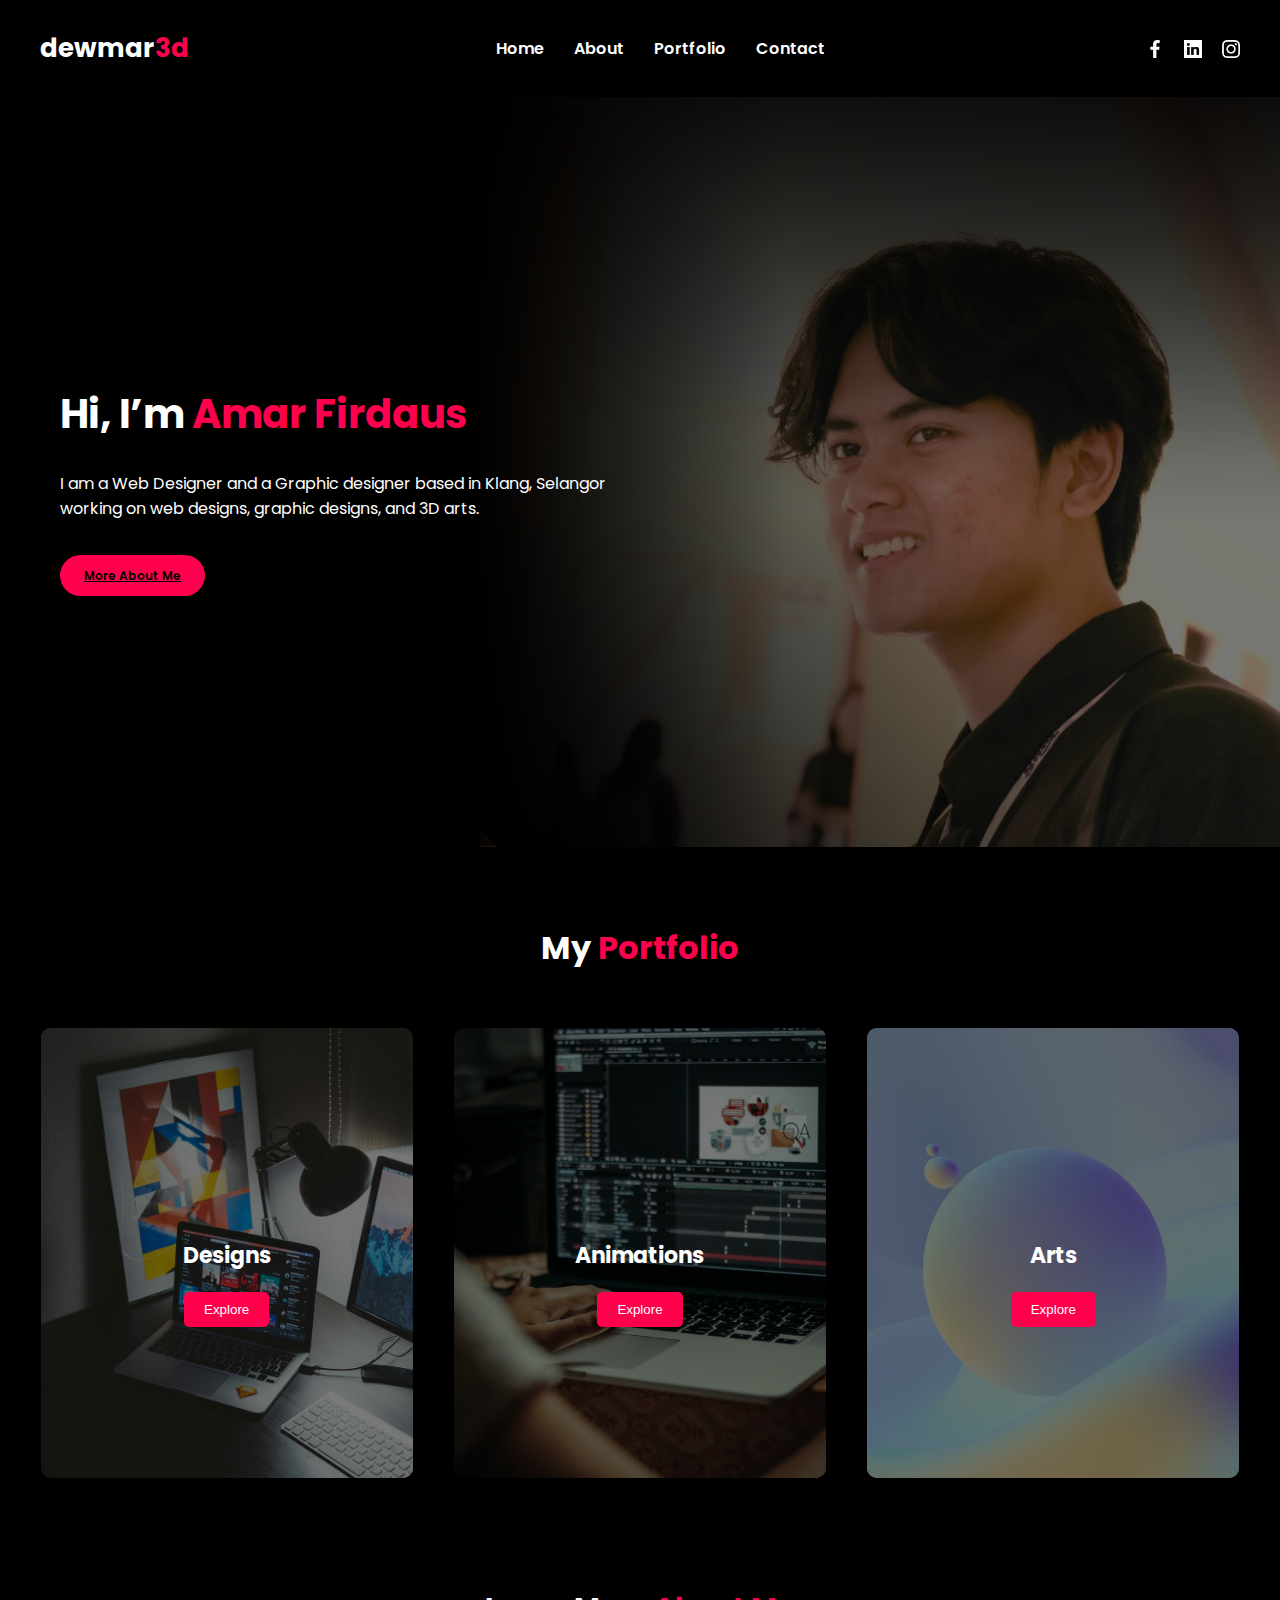
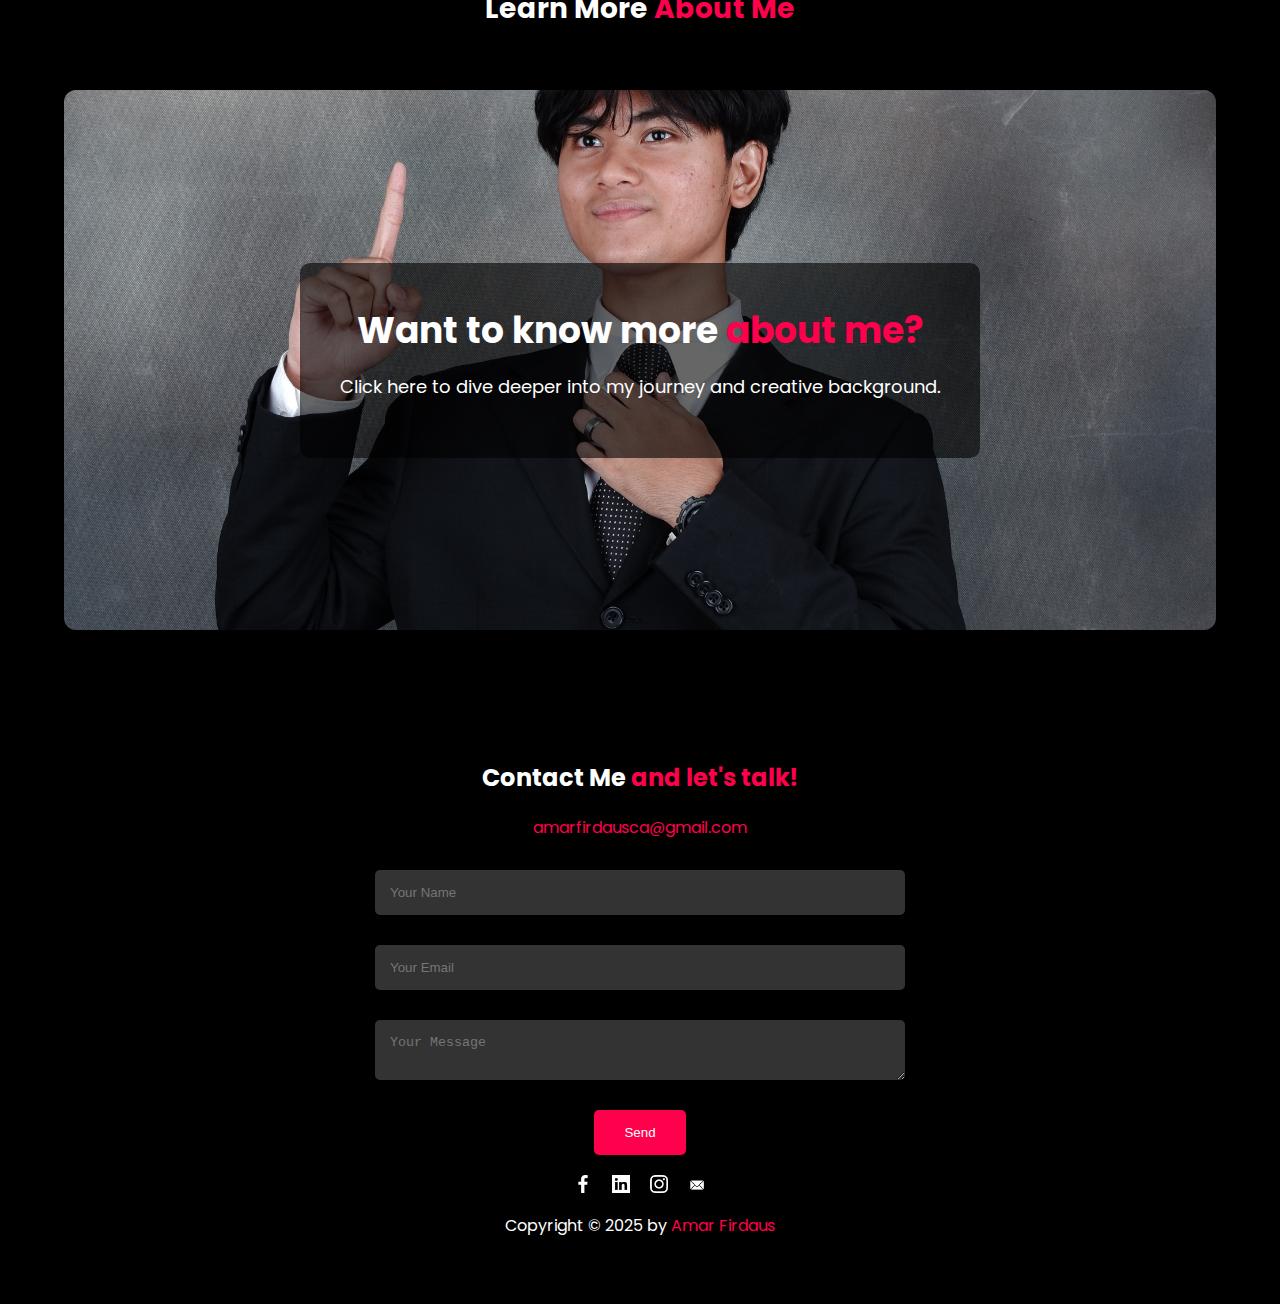
<file: index.html>
<!DOCTYPE html>
<html lang="en">
<head>
    <meta charset="UTF-8">
    <meta name="viewport" content="width=device-width, initial-scale=1.0">
    <title>Dewmar3D - Amar Firdaus</title>
    <link rel="stylesheet" href="css/styles.css">
    <link rel="stylesheet" href="css/transitions.css">
    <link href="https://fonts.googleapis.com/css2?family=Poppins:wght@400;600;700&display=swap" rel="stylesheet">
	
	<style>
  html {
    scroll-behavior: smooth;
  }
</style>

</head>

<body class="page-transition">
    <header>
        <nav>
            <a href="index.html" class="logo">dewmar<span>3d</span></a>
            <ul class="nav-links">
                <li><a href="index.html">Home</a></li>
                <li><a href="ABOUT.html">About</a></li>
                <li><a href="#about-cards">Portfolio</a></li>
                <li><a href="#contact-form">Contact</a></li>
            </ul>
            <div class="social-icons">
                <a href="https://www.facebook.com/amar.firdaus.566" target="_blank"><img src="gambar/facebook-app-symbol.png" alt="Facebook"></a>
                <a href="https://www.linkedin.com/in/amarfirdaus" target="_blank"><img src="gambar/121509.png" alt="LinkedIn"></a>
                <a href="https://www.instagram.com/dewmar3d/" target="_blank"><img src="gambar/instagram (3).png" alt="Instagram"></a>
            </div>
        </nav>
    </header>
    <main>
        <section class="hero">
            <div class="hero-text">
    <h1>Hi, I’m <span>Amar Firdaus</span></h1>
    <p>I am a Web Designer and a Graphic designer based in Klang, Selangor working on web designs, graphic designs, and 3D arts.</p>
				<div class="buttons">
    <a href="ABOUT.html" class="btn primary">More About Me</a>
	
</div>

</div>
				


        </section>
		
			<section class="about">
			<div id="about-cards"></div>
            <h2>My <span> Portfolio </span></h2>
            <div class="about-cards">
                <div class="card" onclick="location.href='DESIGNS.html'">
                    <img src="gambar/designs (1) (1).jpg" alt="About">
                    <div class="card-content">
                        <h3>Designs</h3>
                        <button>Explore</button>
                    </div>
                </div>
                <div class="card" onclick="location.href='ANIMATIONS.html'">
                    <img src="gambar/animations.jpg" alt="Portfolio">
                    <div class="card-content">
                        <h3>Animations</h3>
                        <button>Explore</button>
                    </div>
                </div>
                <div class="card" onclick="location.href='ARTS.html'">
   					 <img src="gambar/art.jpg" alt="Skills">
    				<div class="card-content">
        				<h3>Arts</h3>
        				<button>Explore</button>
    			</div>
				</div>
            </div>
        </section>
		<div class="section-divider">
    <h2>Learn More <span>About Me</span></h2>
</div>

		<section class="about-banner" onclick="location.href='ABOUT.html'">
  <div class="about-banner-overlay">
    <h2>Want to know more <span>about me?</span></h2>
    <p>Click here to dive deeper into my journey and creative background.</p>
  </div>
</section>

    </main>
    <footer>
        <h2>Contact Me <span>and let's talk!</span></h2>
        <div class="contact-info">
            <p><a href="mailto:amarfirdausca@gmail.com">amarfirdausca@gmail.com</a></p>
        </div>
        <form id="contact-form" action="https://formspree.io/f/mwpowbjj" method="POST">
  <input type="text" name="name" placeholder="Your Name" required>
  <input type="email" name="email" placeholder="Your Email" required>
  <textarea name="message" placeholder="Your Message" required></textarea>
  <button type="submit">Send</button>
</form>

        <div class="footer-social-icons">
            <a href="https://www.facebook.com/amar.firdaus.566" target="_blank"><img src="gambar/facebook-app-symbol.png" alt="Facebook"></a>
            <a href="https://www.linkedin.com/in/amarfirdaus" target="_blank"><img src="gambar/121509.png" alt="LinkedIn"></a>
            <a href="https://www.instagram.com/dewmar3d/" target="_blank"><img src="gambar/instagram (3).png" alt="Instagram"></a>
            <a href="mailto:amarfirdausca@gmail.com"><img src="gambar/email-confirmation-app-icon-email-icon-free-png.png" alt="Email"></a>
        </div>
        <p>Copyright © 2025 by <span>Amar Firdaus</span></p>
    </footer>
    <script src="js/transitions.js"></script>
    <script src="js/script.js"></script>
	
	<button id="backToTop" title="Back to Top">↑</button>

</body>
</html>
</file>
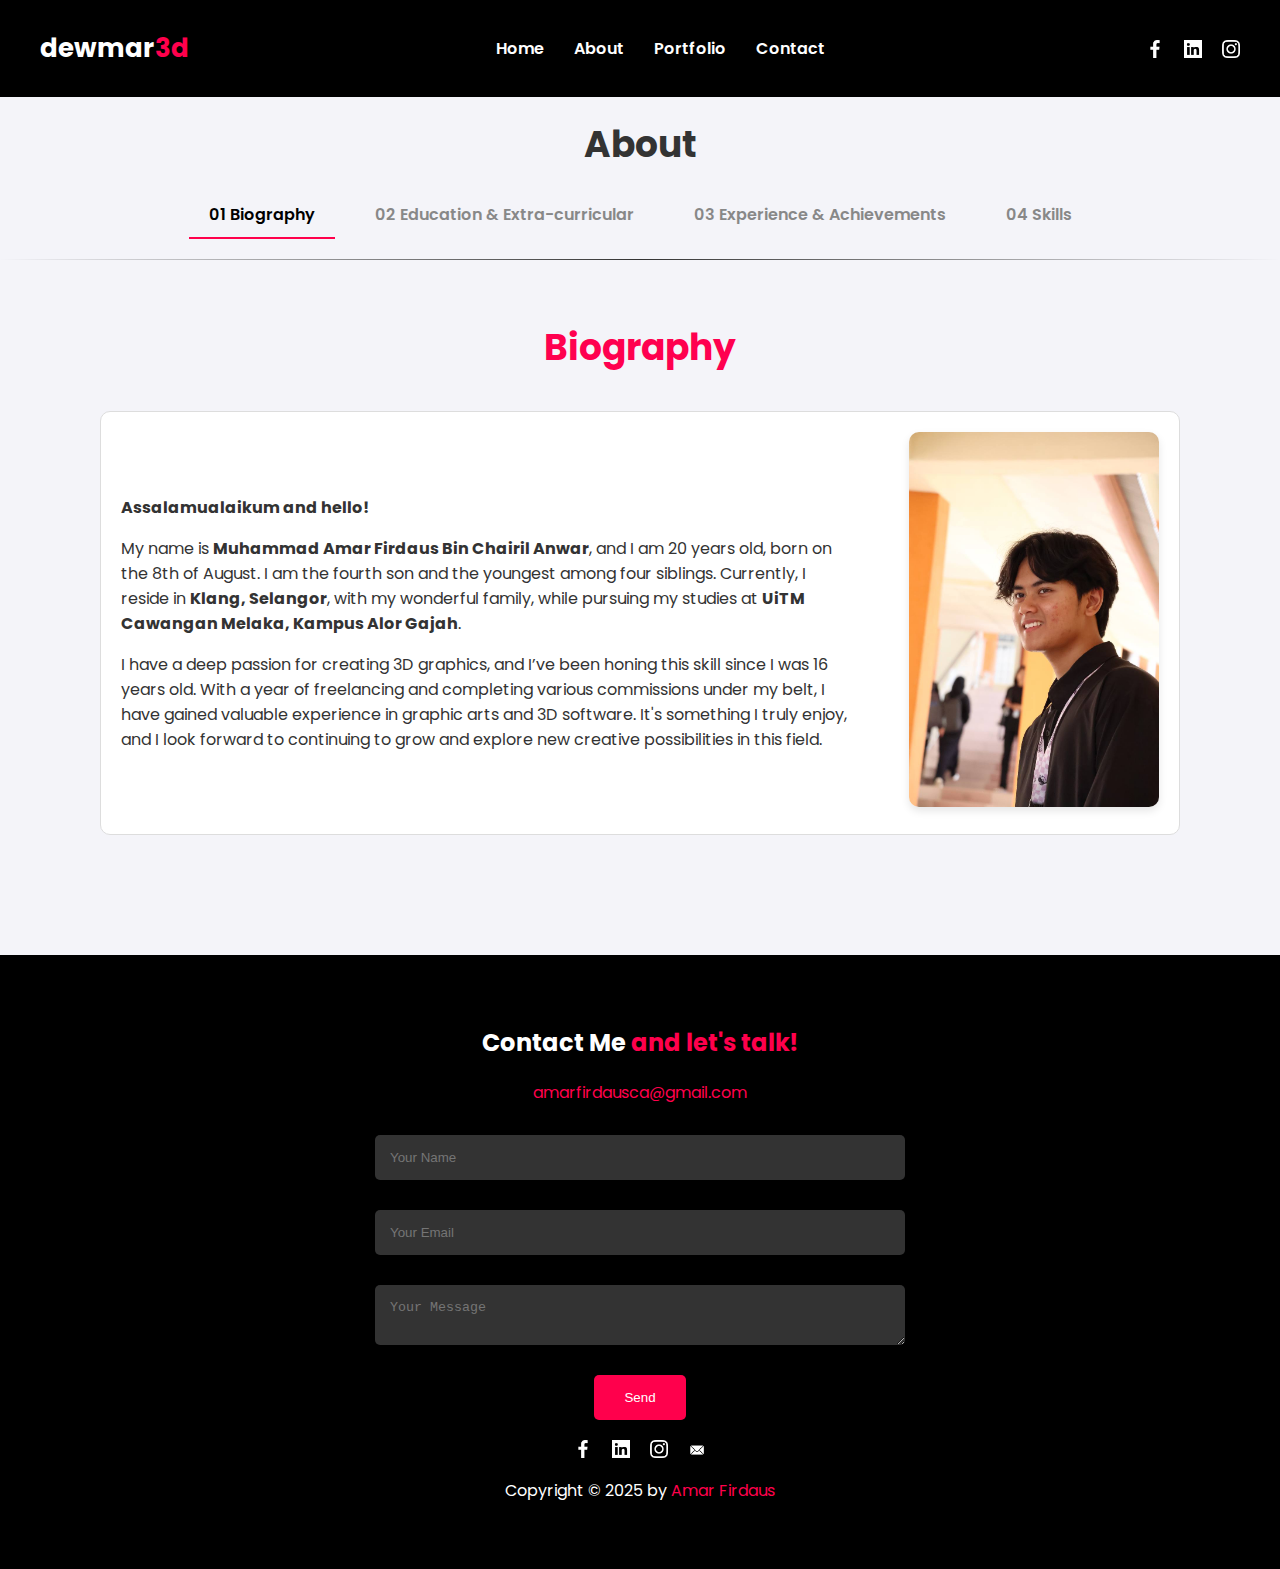
<file: ABOUT.html>
<!DOCTYPE html>
<html lang="en">
<head>
    <meta charset="UTF-8">
    <meta name="viewport" content="width=device-width, initial-scale=1.0">
    <title>Dewmar3D - Amar Firdaus</title>
    <link rel="stylesheet" href="css/about.css">
	<link rel="stylesheet" href="css/transitions.css">
    <link href="https://fonts.googleapis.com/css2?family=Poppins:wght@400;600;700&display=swap" rel="stylesheet">
</head>
<body class="page-transition">
    <header>
        <nav>
            <a href="index.html" class="logo">dewmar<span>3d</span></a>
            <ul class="nav-links">
                <li><a href="index.html">Home</a></li>
                <li><a href="ABOUT.html">About</a></li>
                <li><a href="index.html#about-cards">Portfolio</a></li>
                <li><a href="#contact-form">Contact</a></li>
            </ul>
            <div class="social-icons">
                <a href="https://www.facebook.com/amar.firdaus.566" target="_blank"><img src="gambar/facebook-app-symbol.png" alt="Facebook"></a>
                <a href="https://www.linkedin.com/in/amarfirdaus" target="_blank"><img src="gambar/121509.png" alt="LinkedIn"></a>
                <a href="https://www.instagram.com/dewmar3d/" target="_blank"><img src="gambar/instagram (3).png" alt="Instagram"></a>
            </div>
        </nav>
    </header>
    <main>
        <section class="about">
           
            <h2>About</h2>
            <div class="tabs">
    			<div class="tab active" onclick="showSection('biography')">01 Biography</div>
  				<div class="tab" onclick="showSection('education')">02 Education & Extra-curricular</div>
  				<div class="tab" onclick="showSection('experience')">03 Experience & Achievements</div>
  				<div class="tab" onclick="showSection('skills')">04 Skills</div>
			</div>
            <div class="divider"></div>
            <!-- Biography Section -->
<div class="about-content">
  <div id="biography" class="section active">
    <h3>Biography</h3>
    <div class="biography-content">
      <div class="biography-text">
        <p><strong>Assalamualaikum and hello!</strong></p>
        <p>My name is <strong>Muhammad Amar Firdaus Bin Chairil Anwar</strong>, and I am 20 years old, born on the 8th of August. I am the fourth son and the youngest among four siblings. Currently, I reside in <strong>Klang, Selangor</strong>, with my wonderful family, while pursuing my studies at <strong>UiTM Cawangan Melaka, Kampus Alor Gajah</strong>.</p>
        <p>I have a deep passion for creating 3D graphics, and I’ve been honing this skill since I was 16 years old. With a year of freelancing and completing various commissions under my belt, I have gained valuable experience in graphic arts and 3D software. It's something I truly enjoy, and I look forward to continuing to grow and explore new creative possibilities in this field.</p>
      </div>
      <div class="biography-image">
        <img src="gambar/amar firdaus.png" alt="Biography Image">
      </div>
    </div>
  </div>
</div>

<!-- Education & Extra-curricular Combined Section -->
<div class="about-content">
  <div id="education" class="section">
    <h3>Education & Extra-curricular Activities</h3>

    <!-- Unified Wrapper -->
    <div class="edu-extra-wrapper">

      <!-- Education Section -->
      <h4>🎓 Education</h4>
      <div class="education-content">
        <div class="education-image">
          <img src="gambar/photo_2025-04-30_15-37-39.jpg" alt="Education Image">
        </div>
        <div class="education-text">
          <div class="education-entry">
            <p class="year-highlight">2023 – Current</p>
            <p class="course">Diploma in Digital Media Communication Technology</p>
            <p class="institution">Universiti Teknologi MARA (UiTM), Cawangan Melaka, Kampus Alor Gajah</p>
            <p class="achievement">Awarded Dean’s List for three consecutive semesters.</p>
          </div>
          <div class="education-entry">
            <p class="year-highlight">2018 – 2022</p>
            <p class="course">Sijil Pelajaran Malaysia</p>
            <p class="institution">SMK Sri Andalas, Klang, Selangor</p>
            <p class="achievement">SPM Results: 5As, 2Bs, 1D</p>
          </div>
          <div class="education-entry">
            <p class="year-highlight">2012 – 2017</p>
            <p class="course">Primary School</p>
            <p class="institution">SK Taman Sri Andalas, Klang, Selangor</p>
            <p class="achievement">UPSR Results: 2As, 3Bs, 1C</p>
          </div>
        </div>
      </div>

      <!-- Extra-curricular Section -->
      <h4 style="margin-top: 60px;">🏅 Extra-curricular Activities</h4>
      <div class="extracurricular-content">
        <div class="extracurricular-entry">
          <div class="extracurricular-image"></div>
          <div class="extracurricular-text">
            <p class="course">President</p>
            <p class="institution">Kelab Majalah Sekolah SMK Sri Andalas</p>
            <p class="achievement">Organized 5 university-wide creative tech workshops.</p>
            <p class="year-highlight">2022</p>
          </div>
        </div>

        <div class="extracurricular-entry">
          <div class="extracurricular-image"></div>
          <div class="extracurricular-text">
            <p class="course">Vice President</p>
            <p class="institution">Silat Club ISSGFO SMK Sri Andalas</p>
            <p class="achievement">Reached district finals in Selangor Schools Debate Championship.</p>
            <p class="year-highlight">2022</p>
          </div>
        </div>

        <div class="extracurricular-entry">
          <div class="extracurricular-image"></div>
          <div class="extracurricular-text">
            <p class="course">Head of Event</p>
            <p class="institution">PIXELFES 1.0, UiTM Cawangan Melaka Kampus Alor Gajah</p>
            <p class="achievement">Led 4 pocket events with over 80 committee members involved.</p>
            <p class="year-highlight">2025</p>
          </div>
        </div>

        <div class="extracurricular-entry">
          <div class="extracurricular-image"></div>
          <div class="extracurricular-text">
            <p class="course">Exco Multimedia & Publicity</p>
            <p class="institution">JPB Lekir, UiTM Cawangan Melaka Kampus Alor Gajah</p>
            <p class="achievement">Handled branding & visual design for major residential events.</p>
            <p class="year-highlight">2023–2025</p>
          </div>
        </div>

        <div class="extracurricular-entry">
          <div class="extracurricular-image"></div>
          <div class="extracurricular-text">
            <p class="course">Bureau of Multimedia</p>
            <p class="institution">Combat Legion Championship 1.0, UiTMCMKAG</p>
            <p class="achievement">Handled media visuals and highlight reel production.</p>
            <p class="year-highlight">2024</p>
          </div>
        </div>

        <div class="extracurricular-entry">
          <div class="extracurricular-image"></div>
          <div class="extracurricular-text">
            <p class="course">Bureau of Multimedia</p>
            <p class="institution">Combat Legion Championship 2.0, UiTMCMKAG</p>
            <p class="achievement">Produced digital content & event coverage for 2.0 series.</p>
            <p class="year-highlight">2025</p>
          </div>
        </div>

        <div class="extracurricular-entry">
          <div class="extracurricular-image"></div>
          <div class="extracurricular-text">
            <p class="course">Bureau of Logistics</p>
            <p class="institution">GAMEiNC24, UiTM Cawangan Melaka Kampus Alor Gajah</p>
            <p class="achievement">Managed equipment, setups, and venue logistics.</p>
            <p class="year-highlight">2024</p>
          </div>
        </div>
      </div>

    </div> <!-- End of wrapper -->
  </div>
</div>


   
				<!-- Experience & Achievements Section -->
<!-- Experience & Achievements Section -->
<section id="experience" class="section">
  <h3>Experience & Achievements</h3>
  <div class="experience-achievements-wrapper">

    <!-- Work Experience -->
    <div class="experience-column">
      <h4>Work Experience</h4>
      <ul class="experience-list">
        <li>
          <!-- Image preserved: <img src="gambar/Snapinsta.app_272012700_1387542435007551_1504144503066979184_n_1080.jpg" alt="Freelance Work"> -->
          <div>
            <strong>Freelance 3D Artist & Designer</strong>
            <p>Collaborated with tech brands to deliver 3D and poster designs using Blender and Adobe Creative Suite.</p>
            <p><span class="year-highlight">2023 – Present</span></p>
          </div>
        </li>
        <li>
          <!-- Image preserved: <img src="images/webdev.png" alt="Web Developer"> -->
          <div>
            <strong>Café Owner & Barista</strong>
            <p class="contact-title">StudySip</p>
            <p class="contact-description">Co-founded a vibrant student café with three peers, offering a cozy space for students to connect, relax, and enjoy affordable, homemade refreshments.</p>
            <p><span class="year-highlight">2024 – Present</span></p>
          </div>
        </li>
        <li>
          <!-- Image preserved: <img src="images/webdev.png" alt="Sorting Center Helper"> -->
          <div>
            <strong>Warehouse Sorting Center Crew</strong>
            <p class="contact-title">Shopee Express, Lazada Express</p>
            <p class="contact-description">Assisted in managing inventory, organizing parcels, and ensuring efficient workflow in a high-volume logistics center.</p>
            <p><span class="year-highlight">2023 – Present</span></p>
          </div>
        </li>
        <li>
          <!-- Image preserved: <img src="images/webdev.png" alt="School Office Assistant"> -->
          <div>
            <strong>School Office Assistant</strong>
            <p class="contact-title">SMK Sri Andalas, Klang, Selangor</p>
            <p class="contact-description">Worked as an assistant to school staff and teachers in paperworks and graphic designs.</p>
            <p><span class="year-highlight">2023 – Present</span></p>
          </div>
        </li>
        <li>
          <!-- Image preserved: <img src="images/webdev.png" alt="Karma E-Sport"> -->
          <div>
            <strong>Karma E-Sport Media Team</strong>
            <p class="contact-title">Karma E-Sport Team</p>
            <p class="contact-description">Worked as a digital graphics designer part of the media team for Karma E-Sport MLBB Team.</p>
            <p><span class="year-highlight">2025 – Present</span></p>
          </div>
        </li>
		  <li>
          <!-- Image preserved: <img src="images/webdev.png" alt="Karma E-Sport"> -->
          <div>
            <strong>Project Leader in Website Development</strong>
            <p class="contact-title">Mizukicakes x Yongsterz</p>
            <p class="contact-description">Led a group of young and creative minds to develop an interactive website with the strategic collaboration of a client called Mizukicakes Cafe.</p>
            <p><span class="year-highlight">2024 – 2025</span></p>
          </div>
        </li>
      </ul>
    </div>
	  

    <!-- Achievements -->
    <div class="experience-column">
      <h4>Achievements</h4>
      <ul class="experience-list">
        <li>
          <!-- Image preserved: <img src="images/deanslist.png" alt="Dean's List"> -->
          <div>
            <strong>Dean’s List (3 Consecutive Semesters)</strong>
            <p>Recognized for academic excellence at UiTMCMKAG.</p>
            <p><span class="year-highlight">2023 – 2025</span></p>
          </div>
        </li>
        <li>
          <!-- Image preserved: <img src="images/posteraward.png" alt="Poster Design"> -->
          <div>
            <strong>1st Place – State Poster Design Contest</strong>
            <p>Awarded for best creative poster at a state-level design competition.</p>
            <p><span class="year-highlight">2023</span></p>
          </div>
        </li>
        <li>
          <!-- Image preserved: <img src="images/posteraward.png" alt="Anugerah Jauhari Emas"> -->
          <div>
            <strong>Anugerah Jauhari Emas (Hal Ehwal Pelajar)</strong>
            <p>Awarded for best student during my last year of Secondary School at SMK Sri Andalas.</p>
            <p><span class="year-highlight">2023</span></p>
          </div>
        </li>
        <li>
          <!-- Image preserved: <img src="images/posteraward.png" alt="Silat Seni"> -->
          <div>
            <strong>Johan Silat Seni Solo Kreatif Putera Category (Peringkat 1Sekolah 1Silat MSSD Daerah Klang)</strong>
            <p>Awarded as champion for Silat Seni Solo Kreatif Putera Category District-level.</p>
            <p><span class="year-highlight">2022</span></p>
          </div>
        </li>
		  <li>
          <!-- Image preserved: <img src="images/posteraward.png" alt="Silat Seni"> -->
          <div>
            <strong>Anugerah Badan Beruniform Cemerlang (Silat)</strong>
            <p>Recipient of the Anugerah Badan Beruniform Cemerlang (Silat), awarded for excellence, dedication, and active involvement in co-curricular uniform body activities.</p>
            <p><span class="year-highlight">2022</span></p>
          </div>
        </li>
      </ul>
    </div>
  </div>
</section>


                <div id="skills" class="section skills">
                    <h2>My Top Skills</h2>
                    <div class="skills-container">
                        <div class="skills-content">
                            <div class="skills-column soft-skills">
                                <h3>Soft Skills</h3>
                                <div class="skills-grid soft-skills-grid">
                                    <div class="soft-skill">
                                        <h4>Communication skills</h4>
                                        <p>Effective communication skills are essential soft skills that facilitate clear and impactful interactions in both professional and personal settings.</p>
                                    </div>
                                    <div class="soft-skill">
                                        <h4>Flexibility</h4>
                                        <p>Flexibility, as a soft skill, enables individuals to adapt quickly to changing circumstances and embrace new challenges with ease.</p>
                                    </div>
                                    <div class="soft-skill">
                                        <h4>Self-discipline</h4>
                                        <p>Self-discipline is crucial for maintaining focus, consistency, and personal accountability in achieving goals and managing responsibilities effectively.</p>
                                    </div>
                                    <div class="soft-skill">
                                        <h4>Teamwork</h4>
                                        <p>Teamwork involves collaborating effectively with others, leveraging individual strengths, and fostering a supportive environment to achieve shared goals and collective success.</p>
                                    </div>
                                    <div class="soft-skill">
                                        <h4>Time management</h4>
                                        <p>Time management is the ability to prioritize tasks, allocate resources efficiently, and organize schedules effectively to maximize productivity and achieve goals within set deadlines.</p>
                                    </div>
                                    <div class="soft-skill">
                                        <h4>Able to take criticism</h4>
                                        <p>Being able to take criticism involves receiving feedback openly, reflecting on it constructively, and using it as an opportunity for personal growth and improvement.
										</p>
                                    </div>
                                </div>
                            </div>
                        </div>
                        <div class="skills-divider"></div>
                        <div class="skills-content">
                            <div class="skills-column hard-skills">
                                <h3>Hard Skills</h3>
                                <div class="skills-grid hard-skills-grid">
                                    <div class="hard-skill"><img src="gambar/skills1.webp" alt="Skill 1"></div>
                                    <div class="hard-skill"><img src="gambar/skills2.png" alt="Skill 2"></div>
                                    <div class="hard-skill"><img src="gambar/Microsoft_Office_Word_(2019–present).svg.png" alt="Skill 3"></div>
                                    <div class="hard-skill"><img src="gambar/images.jpeg" alt="Skill 4"></div>
                                    <div class="hard-skill"><img src="gambar/images (1).jpeg" alt="Skill 5"></div>
                                    <div class="hard-skill"><img src="gambar/Unreal_Engine_Logo.svg.png" alt="Skill 6"></div>
                                    <div class="hard-skill"><img src="gambar/Adobe_After_Effects_CC_icon.svg.png" alt="Skill 7"></div>
                                    <div class="hard-skill"><img src="gambar/Adobe_Illustrator_CC_icon.svg (1).png" alt="Skill 8"></div>
                                    <div class="hard-skill"><img src="gambar/Adobe_Photoshop_CC_icon.svg (1).png" alt="Skill 9"></div>
                                    <div class="hard-skill"><img src="gambar/JavaScript-logo.png" alt="Skill 10"></div>
                                    <div class="hard-skill"><img src="gambar/html.webp" alt="Skill 11"></div>
                                    <div class="hard-skill"><img src="gambar/file-type-css-icon-902x1024-dqy5inwy.png" alt="Skill 12"></div>
                                </div>
                            </div>
                        </div>
                    </div>
                </div>
            
        </section>

    </main>
    <footer>
        <h2 style="color: #fff;">Contact Me <span>and let's talk!</span></h2>
        <div class="contact-info">
            <p><a href="mailto:amarfirdausca@gmail.com">amarfirdausca@gmail.com</a></p>
        </div>
        <form id="contact-form" action="https://formspree.io/f/mwpowbjj" method="POST">
  <input type="text" name="name" placeholder="Your Name" required>
  <input type="email" name="email" placeholder="Your Email" required>
  <textarea name="message" placeholder="Your Message" required></textarea>
  <button type="submit">Send</button>
</form>
        <div class="footer-social-icons">
            <a href="https://www.facebook.com/amar.firdaus.566" target="_blank"><img src="gambar/facebook-app-symbol.png" alt="Facebook"></a>
            <a href="https://www.linkedin.com/in/amarfirdaus" target="_blank"><img src="gambar/121509.png" alt="LinkedIn"></a>
            <a href="https://www.instagram.com/dewmar3d/" target="_blank"><img src="gambar/instagram (3).png" alt="Instagram"></a>
            <a href="mailto:amarfirdausca@gmail.com"><img src="gambar/email-confirmation-app-icon-email-icon-free-png.png" alt="Email"></a>
        </div>
        <p style="color: #fff;">Copyright © 2025 by <span>Amar Firdaus</span></p>
    </footer>
	<script src="js/transitions.js"></script>
    <script src="js/script.js"></script>
    <script>
        function showSection(sectionId) {
            document.querySelectorAll('.section').forEach(section => {
                section.classList.remove('active');
            });
            document.getElementById(sectionId).classList.add('active');
            document.querySelectorAll('.tab').forEach(tab => {
                tab.classList.remove('active');
            });
            document.querySelector('.tab[onclick="showSection(\'' + sectionId + '\')"]').classList.add('active');
        }
		
		
	
	document.addEventListener("DOMContentLoaded", function () {
    const eduTabs = document.querySelectorAll('.education-tabs .tab');
    const eduTabContents = document.querySelectorAll('.education-tab-content');

    eduTabs.forEach(tab => {
      tab.addEventListener('click', () => {
        // Remove active class from all tabs
        eduTabs.forEach(t => t.classList.remove('active'));
        // Hide all tab contents
        eduTabContents.forEach(content => content.style.display = 'none');

        // Activate clicked tab
        tab.classList.add('active');
        const targetId = tab.getAttribute('data-tab');
        const targetContent = document.getElementById(targetId);
        if (targetContent) {
          targetContent.style.display = 'block';
        }
      });
    });
  });
    </script>
	
		<button id="backToTop" title="Back to Top">↑</button>

	
</body>
</html>
</file>
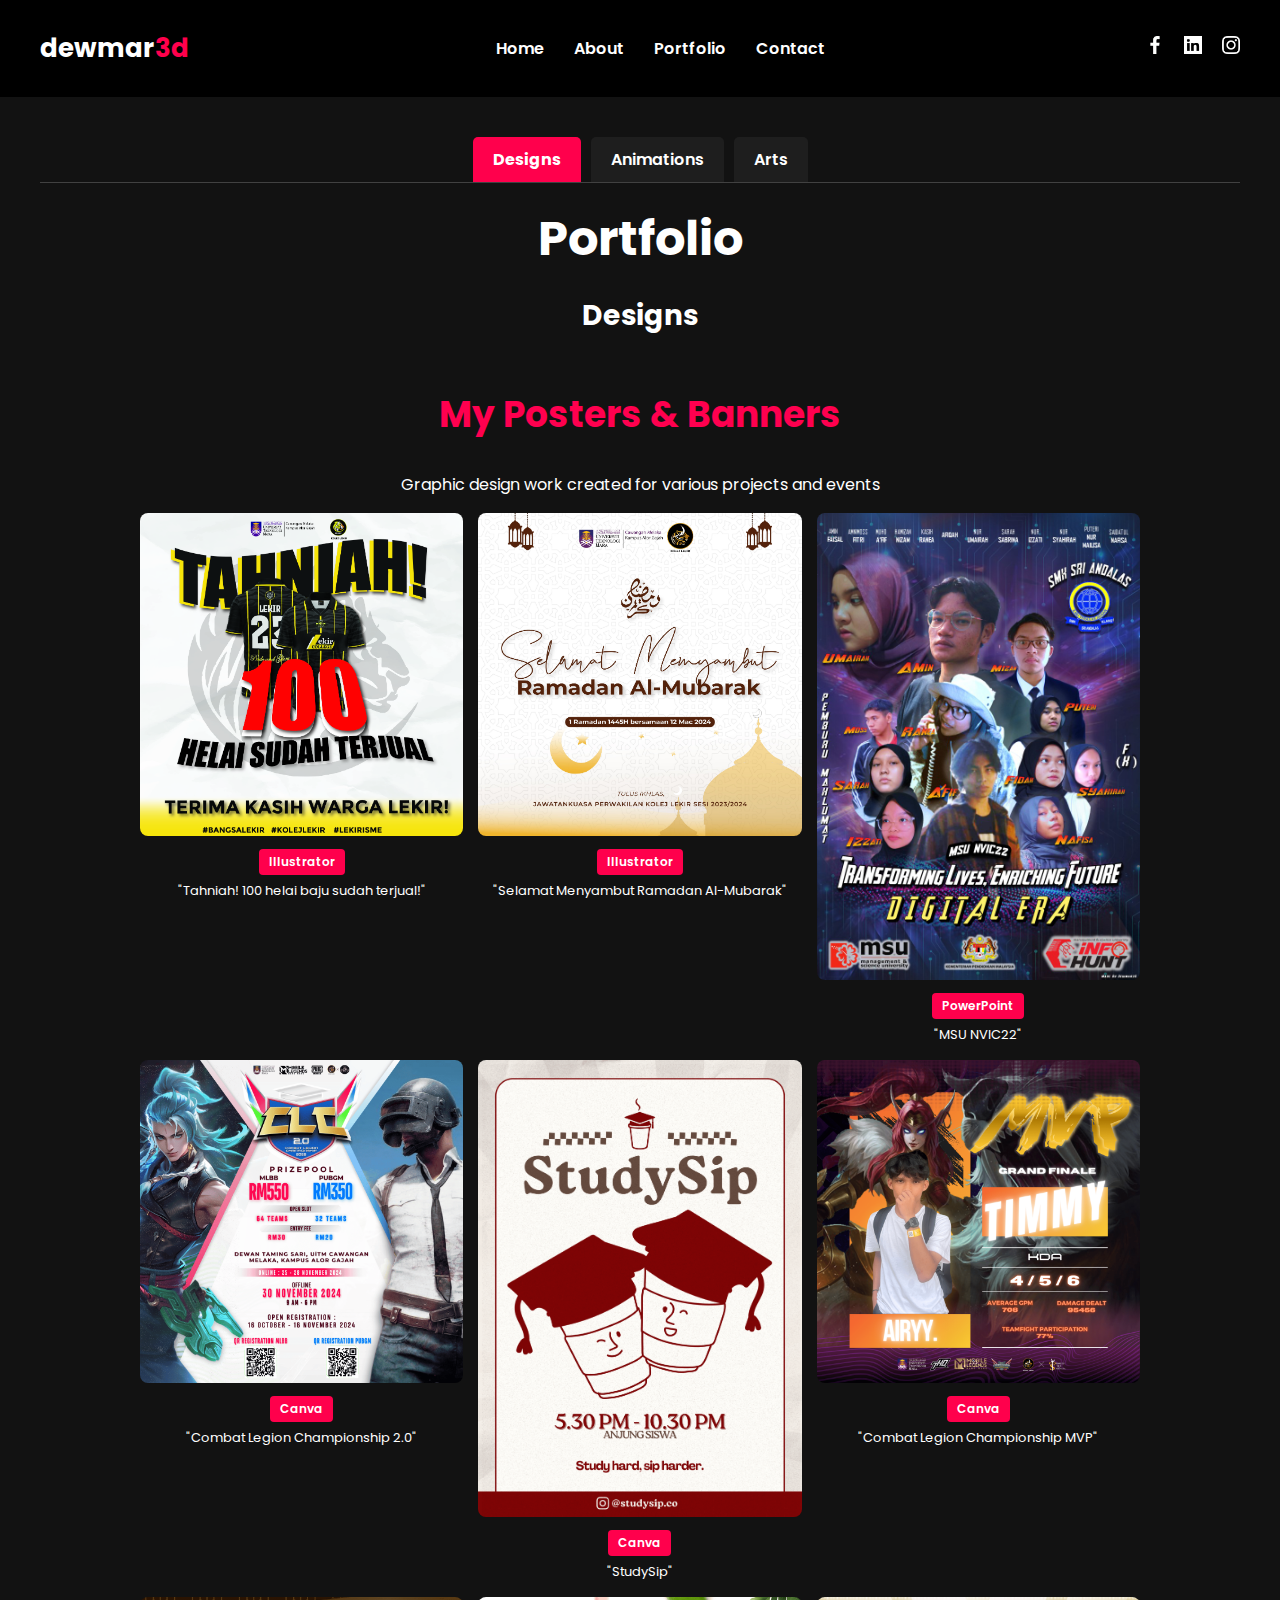
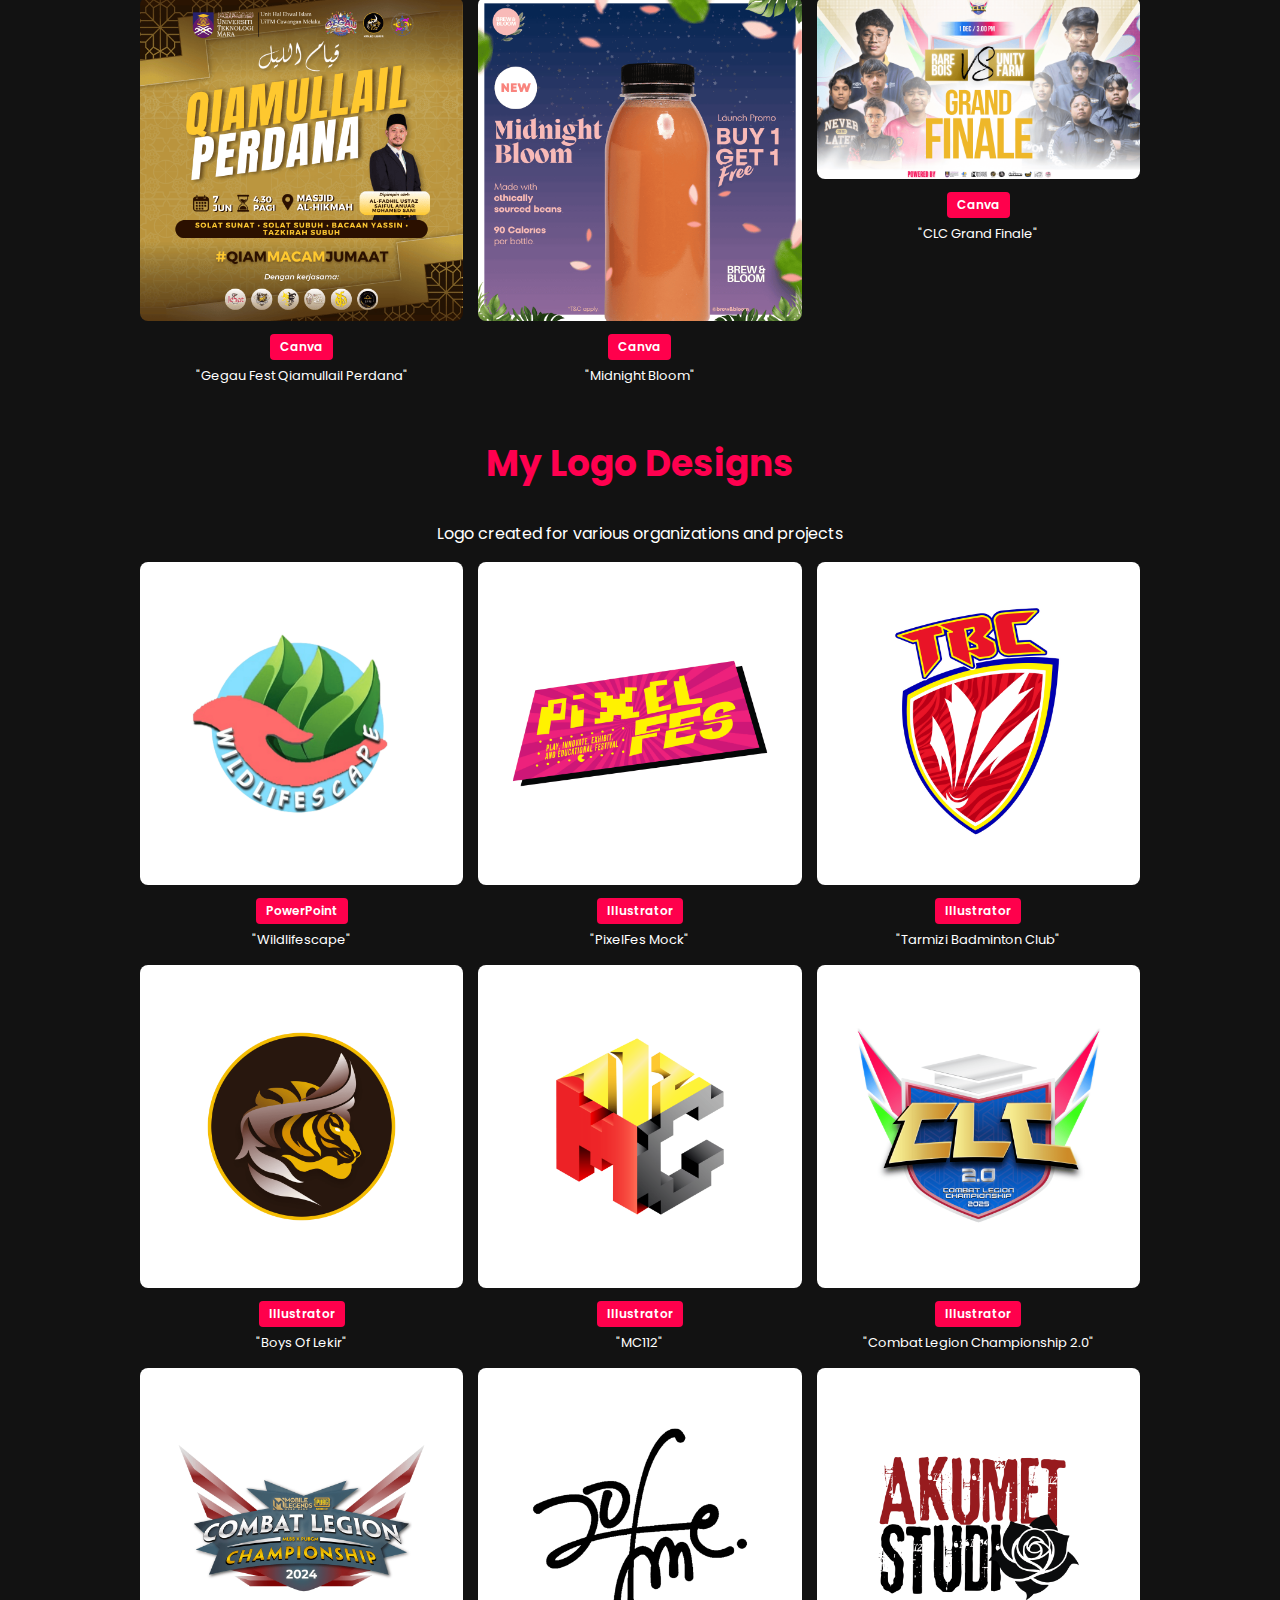
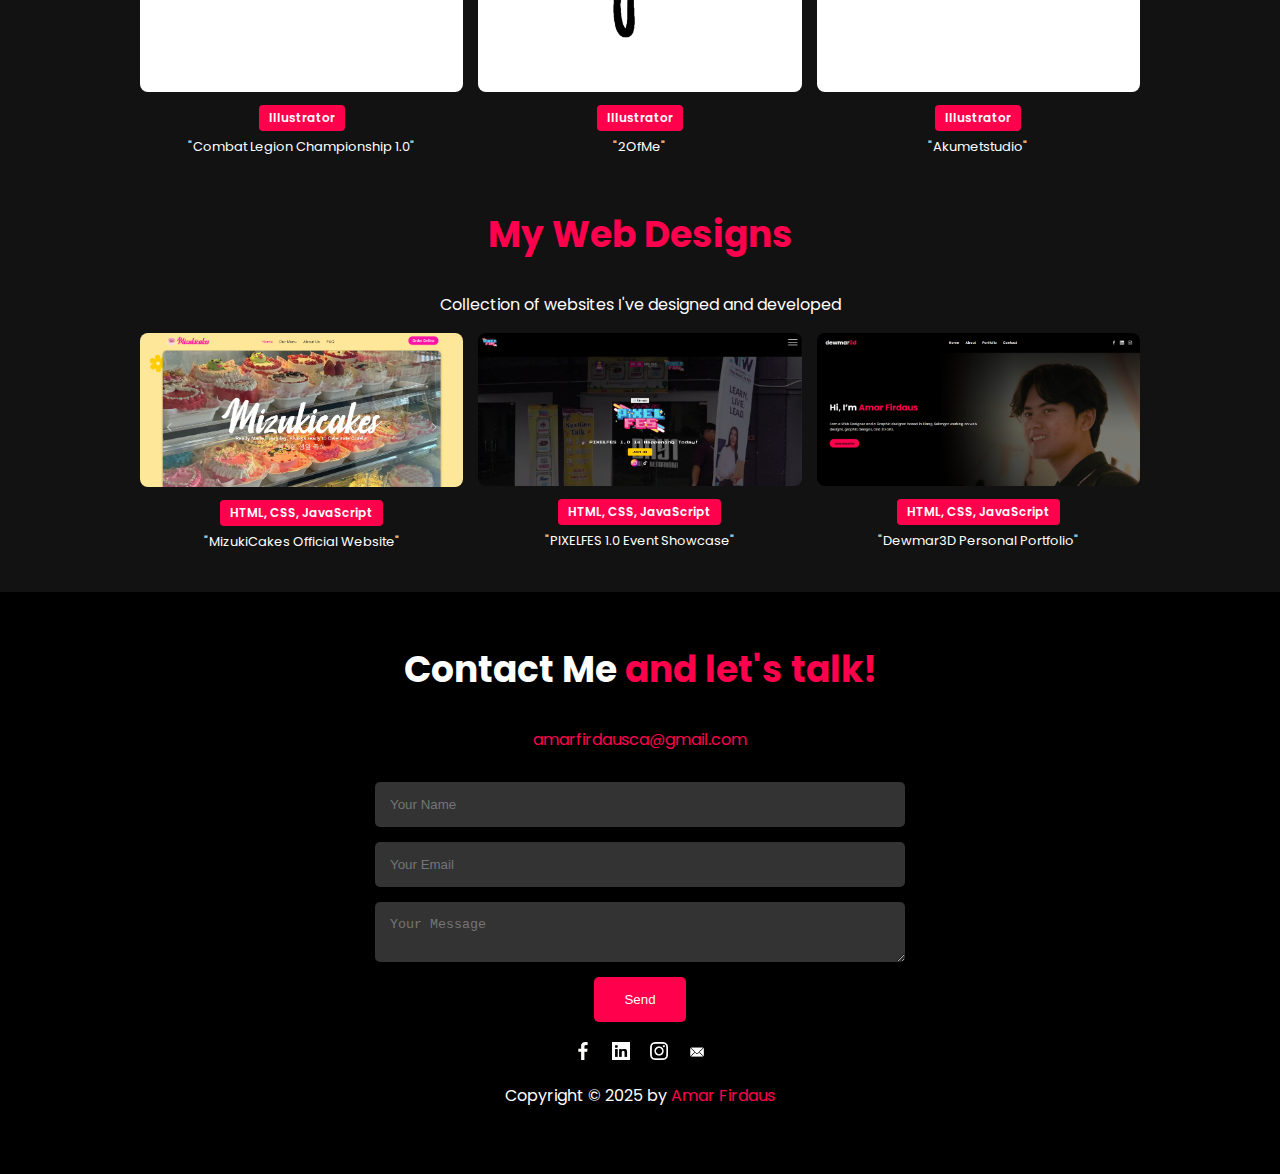
<file: DESIGNS.html>
<!DOCTYPE html>
<html lang="en">
<head>
  <meta charset="UTF-8" />
  <meta name="viewport" content="width=device-width, initial-scale=1.0"/>
  <title>Dewmar3D - Amar Firdaus</title>
  <link rel="stylesheet" href="css/designs.css" />
  <link rel="stylesheet" href="css/transitions.css" />
  <link href="https://fonts.googleapis.com/css2?family=Poppins:wght@400;600;700&display=swap" rel="stylesheet"/>
  <meta name="description" content="Dewmar3D portfolio by Amar Firdaus. Explore designs, animations, and arts." />
  <meta name="keywords" content="Dewmar3D, Amar Firdaus, designs, animations, arts, portfolio" />
  <meta name="author" content="Amar Firdaus" />
</head>
<body class="page-transition">
  <header>
    <nav>
      <a href="index.html" class="logo" aria-label="Dewmar3D Homepage">dewmar<span>3d</span></a>
      <ul class="nav-links">
        <li><a href="index.html">Home</a></li>
        <li><a href="ABOUT.html">About</a></li>
        <li><a href="index.html#about-cards">Portfolio</a></li>
        <li><a href="#contact-form">Contact</a></li>
      </ul>
      <div class="social-icons">
        <a href="https://www.facebook.com/amar.firdaus.566" target="_blank"><img src="gambar/facebook-app-symbol.png" alt="Facebook Icon"/></a>
        <a href="https://www.linkedin.com/in/amarfirdaus" target="_blank"><img src="gambar/121509.png" alt="LinkedIn Icon"/></a>
        <a href="https://www.instagram.com/dewmar3d/" target="_blank"><img src="gambar/instagram (3).png" alt="Instagram Icon"/></a>
      </div>
    </nav>
  </header>

  <main>
    <section class="about">
      <div class="tabs">
        <a href="DESIGNS.html" class="tab active">Designs</a>
        <a href="ANIMATIONS.html" class="tab">Animations</a>
        <a href="ARTS.html" class="tab">Arts</a>
      </div>
      <h1>Portfolio</h1>
      <h2>Designs</h2>
    </section>

    <!-- Posters & Banners Section -->
    <section class="section-header">
      <h2>My Posters & Banners</h2>
      <p class="section-subtitle">Graphic design work created for various projects and events</p>
    </section>
    <section class="template-grid">
      <div class="template-item">
        <img src="gambar/LEKIR TAHNIAH POSTER.jpg" alt="Poster">
        <div class="software-label">Illustrator</div>
        <p>"Tahniah! 100 helai baju sudah terjual!"</p>
      </div>
      <div class="template-item">
        <img src="gambar/poster ramadan lekir square 11111-01.jpg" alt="Poster">
        <div class="software-label">Illustrator</div>
        <p>"Selamat Menyambut Ramadan Al-Mubarak"</p>
      </div>
      <div class="template-item">
        <img src="gambar/MSU NVIC2022 INFOHUNT POSTER.jpg" alt="Poster">
        <div class="software-label">PowerPoint</div>
        <p>"MSU NVIC22"</p>
      </div>
      <div class="template-item">
        <img src="gambar/POSTER CLC 2.0 1.png" alt="Poster">
        <div class="software-label">Canva</div>
        <p>"Combat Legion Championship 2.0"</p>
      </div>
      <div class="template-item">
        <img src="gambar/STUDYSIP POSTER-min (1) (1).png" alt="Poster">
        <div class="software-label">Canva</div>
        <p>"StudySip"</p>
      </div>
      <div class="template-item">
        <img src="gambar/CLC MVP.png" alt="Poster">
        <div class="software-label">Canva</div>
        <p>"Combat Legion Championship MVP"</p>
      </div>
      <div class="template-item">
        <img src="gambar/logo design/QIAM 3-min.png" alt="Poster">
        <div class="software-label">Canva</div>
        <p>"Gegau Fest Qiamullail Perdana"</p>
      </div>
      <div class="template-item">
        <img src="gambar/logo design/Green Modern Ice Cream Store Buy 1 Get 1 Promotion Instagram Post (2)-min.png" alt="Poster">
        <div class="software-label">Canva</div>
        <p>"Midnight Bloom"</p>
      </div>
      <div class="template-item">
        <img src="gambar/logo design/GRAND FINALS CLC 2.0 GRAPHICS-min.png" alt="Poster">
        <div class="software-label">Canva</div>
        <p>"CLC Grand Finale"</p>
      </div>
    </section>

    <!-- Logos -->
    <section class="section-header">
      <h2>My Logo Designs</h2>
      <p class="section-subtitle">Logo created for various organizations and projects</p>
    </section>
    <section class="template-grid">
      <div class="template-item"><img src="gambar/logo design/2-min.png" alt=""><div class="software-label">PowerPoint</div><p>"Wildlifescape"</p></div>
      <div class="template-item"><img src="gambar/logo design/3-min.png" alt=""><div class="software-label">Illustrator</div><p>"PixelFes Mock"</p></div>
      <div class="template-item"><img src="gambar/logo design/4-min.png" alt=""><div class="software-label">Illustrator</div><p>"Tarmizi Badminton Club"</p></div>
      <div class="template-item"><img src="gambar/logo design/5-min.png" alt=""><div class="software-label">Illustrator</div><p>"Boys Of Lekir"</p></div>
      <div class="template-item"><img src="gambar/logo design/6-min.png" alt=""><div class="software-label">Illustrator</div><p>"MC112"</p></div>
      <div class="template-item"><img src="gambar/logo design/7-min.png" alt=""><div class="software-label">Illustrator</div><p>"Combat Legion Championship 2.0"</p></div>
      <div class="template-item"><img src="gambar/logo design/8-min.png" alt=""><div class="software-label">Illustrator</div><p>"Combat Legion Championship 1.0"</p></div>
      <div class="template-item"><img src="gambar/logo design/9-min.png" alt=""><div class="software-label">Illustrator</div><p>"2OfMe"</p></div>
      <div class="template-item"><img src="gambar/logo design/Add a heading (25)-min.png" alt=""><div class="software-label">Illustrator</div><p>"Akumetstudio"</p></div>
    </section>
	  
	  <!-- Web Designs -->
<section class="section-header">
  <h2>My Web Designs</h2>
  <p class="section-subtitle">Collection of websites I've designed and developed</p>
</section>
<section class="template-grid">
  <div class="template-item">
    <a href="https://www.mizukicakes.com" target="_blank">
      <img src="gambar/mizukicakes.png" alt="MizukiCakes Website">
    </a>
    <div class="software-label">HTML, CSS, JavaScript</div>
    <p>"MizukiCakes Official Website"</p>
  </div>
  <div class="template-item">
    <a href="https://www.pixelfes.com" target="_blank">
      <img src="gambar/pixelfes.png" alt="PIXELFES 1.0 Event Site">
    </a>
    <div class="software-label">HTML, CSS, JavaScript</div>
    <p>"PIXELFES 1.0 Event Showcase"</p>
  </div>
  <div class="template-item">
    <a href="https://www.masscommers.xyz/amarfirdaus" target="_blank">
      <img src="gambar/dewmar3dportfolio.png" alt="Dewmar3D Portfolio">
    </a>
    <div class="software-label">HTML, CSS, JavaScript</div>
    <p>"Dewmar3D Personal Portfolio"</p>
  </div>
</section>


	  
  </main>

  <footer>
    <h2>Contact Me <span>and let's talk!</span></h2>
    <div class="contact-info">
      <p><a href="mailto:amarfirdausca@gmail.com">amarfirdausca@gmail.com</a></p>
    </div>
    <form id="contact-form" action="https://formspree.io/f/mwpowbjj" method="POST">
      <input type="text" name="name" placeholder="Your Name" required>
      <input type="email" name="email" placeholder="Your Email" required>
      <textarea name="message" placeholder="Your Message" required></textarea>
      <button type="submit">Send</button>
    </form>
    <div class="footer-social-icons">
      <a href="https://www.facebook.com/amar.firdaus.566" target="_blank"><img src="gambar/facebook-app-symbol.png" alt="Facebook Icon"/></a>
      <a href="https://www.linkedin.com/in/amarfirdaus" target="_blank"><img src="gambar/121509.png" alt="LinkedIn Icon"/></a>
      <a href="https://www.instagram.com/dewmar3d/" target="_blank"><img src="gambar/instagram (3).png" alt="Instagram Icon"/></a>
      <a href="mailto:amarfirdausca@gmail.com"><img src="gambar/email-confirmation-app-icon-email-icon-free-png.png" alt="Email Icon"/></a>
    </div>
    <p>Copyright © 2025 by <span>Amar Firdaus</span></p>
  </footer>

  <!-- Lightbox -->
  <div class="lightbox" id="lightbox">
    <img alt="Enlarged Image">
  </div>

  <!-- Scripts -->
  <script src="js/transitions.js"></script>
  <script src="js/script.js"></script>
  <script>
    const lightbox = document.getElementById("lightbox");
    const lightboxImg = lightbox.querySelector("img");

    document.querySelectorAll(".template-item img").forEach(img => {
      img.addEventListener("click", () => {
        lightboxImg.src = img.src;
        lightbox.style.display = "flex";
      });
    });

    lightbox.addEventListener("click", () => {
      lightbox.style.display = "none";
    });
  </script>

  <button id="backToTop" title="Back to Top">↑</button>
</body>
</html>
</file>
<file: css/styles.css>
body {
    font-family: 'Poppins', sans-serif;
    margin: 0;
    padding: 0;
    box-sizing: border-box;
    background-color: #000;
    color: #fff;
}

header {
    background-color: #000;
    padding: 20px;
}

nav {
    display: flex;
    justify-content: center;
    align-items: center;
    gap: 30px;
    position: relative;
}



#backToTop {
    position: fixed;
    bottom: 40px;
    right: 30px;
    background-color: #ff004c;
    color: white;
    border: none;
    border-radius: 50%;
    width: 70px;
    height: 70px;
    font-size: 30px;
    cursor: pointer;
    display: none;
    z-index: 9999;
    transition: background-color 0.3s ease, transform 0.3s ease;
}

#backToTop:hover {
    background-color: #e6003a;
    transform: scale(1.1);
}



.logo {
    font-size: 26px;
    font-weight: 700;
    color: #fff;
    position: absolute;
    left: 20px; /* Adjust as needed */
    text-decoration: none;
}

.logo span {
    color: #ff004c;
}

.logo {
    font-size: 26px;
    font-weight: 700;
    color: #fff;
    margin-right: auto; /* Move logo to the left */
    text-decoration: none; /* Remove underline from the logo link */
    border: none; /* Ensure no border under the logo */
    display: inline-block; /* Ensure proper display */
}

.nav-links {
    list-style: none;
    display: flex;
    gap: 30px; /* Adjust gap as needed */
}

.nav-links li {
    display: inline;
}

.nav-links a {
    text-decoration: none;
    color: #fff;
    font-weight: 600;
    font-size: 16px;
    transition: color 0.3s ease;
}

.nav-links a:hover {
    color: #ff004c;
}

.social-icons {
    display: flex;
    gap: 20px;
    position: absolute;
    right: 20px; /* Adjust as needed */
}

.social-icons a {
    display: inline-block;
    width: 18px;
    height: 18px;
    transition: transform 0.3s ease;
}

.social-icons a:hover {
    transform: scale(1.2);
}

.social-icons a img {
    width: 100%;
    height: 100%;
    filter: invert(100%) sepia(0%) saturate(0%) hue-rotate(0deg) brightness(100%) contrast(100%);
}

.buttons .btn {
    padding: 12px 24px;
    border-radius: 30px;
    font-weight: 600;
    transition: all 0.3s ease;
    margin-right: 15px;
	font-size: 12px;
	
}

.primary {
    background: #ff004f;
    color: #000;
}

.primary:hover {
    background: #000;
    color: #ffffff;
}

.secondary {
    border: 2px solid #ff004f;
    color: #fff;
}

.secondary:hover {
    background: #fff;
    color: #0d0d0d;
}

/* Other styles remain unchanged */

.hero {
    display: flex;
    justify-content: flex-start; /* Align items to the left */
    align-items: center;
    padding: 60px;
    background-color: #000;
    min-height: 70vh;
    background-image: url( "../gambar/Untitled design (1).png");
    background-size: cover;
    background-position: center;
    position: relative;
    color: #fff;
    transition: background-image 0.5s ease-in-out;
}

.hero::before {
    content: '';
    position: absolute;
    top: 0;
    left: 0;
    width: 100%;
    height: 100%;
    background-color: rgba(0, 0, 0, 0.5);
}

.hero.lucky {
    background-image: url( "../gambar/aboutme.JPG");
}

.hero-text {
    position: relative;
    max-width: 50%;
    z-index: 1;
    text-align: left;
}

.hero-text h1 {
    font-size: 40px;
}

.hero-text h1 span {
    color: #ff004c;
}

.hero-text p {
    font-size: 16px;
    line-height: 1.6;
    margin-top: 20px;
	margin-bottom: 40px;
}

.hero-text button {
    background-color: #ff004c;
    color: #fff;
    border: none;
    padding: 10px 20px;
    font-size: 16px;
    cursor: pointer;
    margin-top: 20px;
    border-radius: 5px;
    transition: background-color 0.3s ease;
}

.hero-text button:hover {
    background-color: #e6003a;
}

/* More About Me button */
.about-button {
    background-color: #ff004c;
    color: #fff;
    border: none;
    padding: 12px 24px;
    font-size: 16px;
	font-weight: 600;
    cursor: pointer;
    border-radius: 6px;
    transition: background-color 0.3s ease, transform 0.3s ease;
}

.about-button:hover {
    background-color: #e6003a;
    transform: scale(1.05);
}

/* Download My CV button - refined design */
.cv-button {
    border: 2px solid #ff004c;
    padding: 14px 32px;
    font-size: 14px;
    font-weight: 600;
    text-transform: none;
    letter-spacing: 0.5px;
    border-radius: 50px;
    cursor: pointer;
    transition: all 0.3s ease;
    box-shadow: 0 0 0 0 rgba(255, 0, 76, 0.2); /* Initial shadow */
}

.cv-button:hover {
    background-color: #ff004c;
    color: #fff;
    transform: scale(1.05);
    box-shadow: 0 6px 14px rgba(255, 0, 76, 0.15); /* More noticeable shadow on hover */
}

.cv-button:focus {
    outline: none;
    box-shadow: 0 0 0 4px rgba(255, 0, 76, 0.3); /* Soft glow when focused */
}

/* Extra smooth animation */
.cv-button:active {
    transform: scale(0.98); /* Slightly scale down when clicked for a pressed effect */
}



.about {
    text-align: center;
    padding: 50px 20px;
}

.about h2 {
    font-size: 32px;
}

.about h2 span {
    color: #ff004c;
}

.about-cards {
    display: flex;
    justify-content: space-around;
    padding-top: 30px;
}

.card {
    position: relative;
    width: 30%;
    text-align: center;
    overflow: hidden;
    border-radius: 10px;
    box-shadow: 0 4px 8px rgba(0, 0, 0, 0.2);
    transition: transform 0.3s, box-shadow 0.3s;
    height: 450px;
}

.card:hover {
    transform: scale(1.05);
    box-shadow: 0 8px 16px rgba(0, 0, 0, 0.3);
}

.card img {
    width: 100%;
    height: 100%;
    object-fit: cover;
    position: absolute;
    top: 0;
    left: 0;
    z-index: 1;
}

.card-content {
    position: relative;
    z-index: 2;
    background: rgba(0, 0, 0, 0.5);
    color: #fff;
    padding: 20px;
    height: 100%;
    display: flex;
    flex-direction: column;
    justify-content: center;
    align-items: center;
}

.card h3 {
    margin: 20px 0;
    font-size: 22px;
}

.card button {
    background-color: #ff004c;
    color: #fff;
    border: none;
    padding: 10px 20px;
    cursor: pointer;
    border-radius: 5px;
    transition: background-color 0.3s ease;
}

.card button:hover {
    background-color: #e6003a;
}

.card {
    cursor: pointer;
}

.card button {
    cursor: pointer;
}

.section-divider {
    text-align: center;
    margin: 60px auto 30px;
}

.section-divider h2 {
    font-size: 28px;
    color: #fff;
}

.section-divider h2 span {
    color: #ff004c;
}


.about-banner {
    position: relative;
    background-image: url( "../gambar/DSCF6935 (1)2.JPG");
    background-size: cover;
    background-position: center;
    height: 60vh;
    cursor: pointer;
    display: flex;
    align-items: center;
    justify-content: center;
    margin: 60px auto;
    transition: transform 0.3s ease, filter 0.3s ease;
    overflow: hidden;
    width: 90%; /* Add this to reduce full-width */
    border-radius: 12px; /* Optional: soft rounded edges */
}


.about-banner:hover {
    transform: scale(1.02);
    filter: brightness(1.1);
}

.about-banner-overlay {
    background-color: rgba(0, 0, 0, 0.6);
    color: #fff;
    padding: 40px;
    border-radius: 10px;
    text-align: center;
    max-width: 80%;
}

.about-banner-overlay h2 {
    font-size: 36px;
    margin: 0;
}

.about-banner-overlay h2 span {
    color: #ff004c;
}

.about-banner-overlay p {
    font-size: 18px;
    margin-top: 15px;
}



footer {
    background-color: #000;
    padding: 50px 20px;
    text-align: center;
}

footer h2 span {
    color: #ff004c;
}

.contact-info p {
    margin: 10px 0;
}

.contact-info a {
    color: #ff004c;
    text-decoration: none;
    transition: color 0.3s ease;
}

.contact-info a:hover {
    color: #e6003a;
}

form {
    display: flex;
    flex-direction: column;
    align-items: center;
    gap: 15px;
    margin-top: 30px;
}

form input, form textarea {
    width: 80%;
    max-width: 500px; /* Set a maximum width */
    padding: 15px;
    border-radius: 5px;
    border: none;
    background-color: #333;
    color: #fff;
    margin-bottom: 15px;
    transition: background-color 0.3s ease;
}

form input:hover, form textarea:hover {
    background-color: #444;
}

form textarea {
    resize: vertical;
}

form button {
    background-color: #ff004c;
    color: #fff;
    border: none;
    padding: 15px 30px;
    cursor: pointer;
    border-radius: 5px;
    transition: background-color 0.3s ease;
}

form button:hover {
    background-color: #e6003a;
}

.footer-social-icons {
    margin-top: 20px;
    display: flex;
    justify-content: center;
    gap: 20px;
}

.footer-social-icons a {
    display: inline-block;
    width: 18px;
    height: 18px;
    transition: transform 0.3s ease;
}

.footer-social-icons a:hover {
    transform: scale(1.2);
}

.footer-social-icons a img {
    width: 100%;
    height: 100%;
    filter: invert(100%) sepia(0%) saturate(0%) hue-rotate(0deg) brightness(100%) contrast(100%);
}

footer p {
    margin-top: 20px;
}

footer p span {
    color: #ff004c;
}
</file>
<file: css/transitions.css>
/* Fade-in and fade-out transition effect */
.page-transition {
    opacity: 0;
    transition: opacity 0.3s ease-in-out; /* Adjusted for quicker transition */
}

.page-transition-active {
    opacity: 1;
}
</file>
<file: css/about.css>
body {
    font-family: 'Poppins', sans-serif;
    margin: 0;
    padding: 0;
    box-sizing: border-box;
    background-color: #f4f4f9;
    color: #333;
}

header {
    background-color: #000;
    padding: 20px;
}

#backToTop {
    position: fixed;
    bottom: 40px;
    right: 30px;
    background-color: #ff004c;
    color: white;
    border: none;
    border-radius: 50%;
    width: 70px;
    height: 70px;
    font-size: 30px;
    cursor: pointer;
    display: none;
    z-index: 9999;
    transition: background-color 0.3s ease, transform 0.3s ease;
}

#backToTop:hover {
    background-color: #e6003a;
    transform: scale(1.1);
}


nav {
    display: flex;
    justify-content: center;
    align-items: center;
    gap: 30px;
    position: relative;
}

.logo {
    font-size: 26px;
    font-weight: 700;
    color: #fff;
    margin-right: auto;
    text-decoration: none;
    border: none;
    display: inline-block;
    position: absolute;
    left: 20px;
}

.logo span {
    color: #ff004c;
}

.nav-links {
    list-style: none;
    display: flex;
    gap: 30px;
}

.nav-links li {
    display: inline;
}

.nav-links a {
    text-decoration: none;
    color: #fff;
    font-weight: 600;
    font-size: 16px;
    transition: color 0.3s ease, border-bottom 0.3s ease;
}

.nav-links a:hover {
    color: #ff004c;
    border-bottom: 2px solid #ff004c;
}

.social-icons {
    display: flex;
    gap: 20px;
    margin-left: auto;
    position: absolute;
    right: 20px;
}

.social-icons a {
    display: inline-block;
    width: 18px;
    height: 18px;
    transition: transform 0.3s ease;
}

.social-icons a:hover {
    transform: scale(1.2);
}

.social-icons a img {
    width: 100%;
    height: 100%;
    filter: invert(100%) sepia(0%) saturate(0%) hue-rotate(0deg) brightness(100%) contrast(100%);
}

.breadcrumb {
    margin: 20px;
    font-size: 14px;
}

.breadcrumb a {
    color: #000;
    text-decoration: none;
    transition: color 0.3s ease, border-bottom 0.3s ease;
}

.breadcrumb a:hover {
    text-decoration: underline;
    color: #ff004c;
    border-bottom: 1px solid #ff004c;
}

.about h2 {
    text-align: center;
    font-size: 36px;
    margin: 20px 0;
}

.about h4 {
    text-align: center;
    font-size: 24px;
    margin: 10px 0;
}

.tabs {
    display: flex;
    justify-content: center;
    gap: 20px;
    margin-bottom: 20px;
}

.tab {
    padding: 10px 20px;
    cursor: pointer;
    border-bottom: 2px solid transparent;
    font-weight: 600;
    color: #888;
    transition: color 0.3s ease, border-bottom 0.3s ease;
}

.tab:hover {
    color: #ff004c;
    border-bottom: 2px solid #ff004c;
}

.tab.active {
    border-bottom: 2px solid #ff004c;
    color: #000;
}

.divider {
    width: 100%;
    height: 1px;
    background: linear-gradient(to right, transparent, #333, transparent);
  
}

.about h3,
.skills h3,
.goals h3,
.experience-column h4 {
    margin-top: 0px; 
}


.about-content {
    padding: 0 20px;
}

.section {
    display: none;
    opacity: 0;
    transition: opacity 0.5s ease-in-out;
    margin-bottom: 60px; /* Added spacing below sections */
}

.section.active {
    display: block;
    opacity: 1;
}

@keyframes fadeIn {
    from {
        opacity: 0;
    }
    to {
        opacity: 1;
    }
}

.section {
    animation: fadeIn 0.5s ease-in-out;
}

.biography-content, .education-content {
    display: flex;
    gap: 40px;
    align-items: center;
    padding: 20px;
    background-color: #fff;
    border-radius: 10px;
    justify-content: center;
    border: 1px solid #ddd;
    margin: 0 60px 40px 60px;
}

.biography-content, .education-content {
    display: flex;
    gap: 40px;
    align-items: center;
    padding: 20px;
    background-color: #fff;
    border-radius: 10px;
    justify-content: center;
    border: 1px solid #ddd;
    margin: 0 60px 0px 60px;
}

.biography-text, .education-text {
    flex: 1;
    text-align: left;
    margin-right: 20px;
}

.biography-image, .education-image {
    flex: 1;
    max-width: 250px;
}

.biography-image img, .education-image img {
    width: 100%;
    height: auto;
    border-radius: 10px;
    box-shadow: 0 4px 8px rgba(0, 0, 0, 0.1);
}

/* Mobile responsiveness: stack text and image vertically */
@media (max-width: 768px) {
    .biography-content, .education-content {
        flex-direction: column;
        align-items: flex-start;
    }

    .biography-text, .education-text {
        margin-right: 0;
        text-align: center;
    }

    .biography-image, .education-image {
        max-width: 100%;
        margin-top: 20px;
    }
}


h3 {
    color: #ff004f;
    font-size: 36px;
    text-align: center;
}

/* General section style */
.section {
  padding: 60px 20px;
}

/* Education tabs container */
.education-tabs {
  display: flex;
  justify-content: center;
  gap: 40px;
  margin-bottom: 30px;
  border-bottom: 1px solid #ccc;
}

/* Individual tab buttons */
.education-tabs .tab {
  cursor: pointer;
  padding: 10px 20px;
  font-weight: 600;
  color: #666;
  position: relative;
  transition: color 0.3s;
  display: inline-block;  /* Ensure underline respects text width */
}

.edu-extra-wrapper {
  max-width: 1000px;
  margin: 0 auto;
  padding: 0 20px;
}

.education-content {
  display: flex;
  flex-wrap: wrap;
  align-items: flex-start;
  justify-content: flex-start;
  gap: 30px;
  padding: 20px;
  background-color: #fff;
  border-radius: 10px;
  border: 1px solid #ddd;
  max-width: 900px;
  margin: 0 auto 40px auto;
}

.education-text {
  flex: 1;
  min-width: 280px;
}

.education-image {
  flex: 0 0 250px;
}

.education-image img {
  width: 100%;
  border-radius: 10px;
  box-shadow: 0 4px 8px rgba(0, 0, 0, 0.1);
}



/* Active tab style with underline */
.education-tabs .tab.active {
  color: #ff004c;
}

.education-tabs .tab.active::after {
  content: '';
  position: absolute;
  left: 0;
  bottom: 0;
  width: 100%;
  height: 2px;
  background-color: #ff004c;
  border-radius: 2px;
}



/* Education content container */
.education-content {
  display: flex;
  flex-wrap: wrap;
  gap: 40px;
  justify-content: center;
  align-items: flex-start;
}

/* Image section */
.education-image img {
  max-width: 300px;
  width: 100%;
  border-radius: 10px;
  margin-top: 50px;
  box-shadow: 0 4px 12px rgba(0, 0, 0, 0.15);
}

/* Text section */
.education-text {
  flex: 1;
  min-width: 300px;
}

/* Individual entry block */
.education-entry {
  margin-bottom: 30px;
}

/* Year styling */
.year-highlight {
  font-weight: bold;
  color: #ff004c;
  font-size: 1.1em;
  margin-bottom: 5px;
}

/* Course/institution text */
.course {
  font-size: 1.1em;
  font-weight: 600;
  margin: 4px 0;
}

.institution {
  font-style: italic;
  margin: 2px 0 8px 0;
}

/* Achievement/details */
.achievement {
  margin: 0;
  color: #444;
  line-height: 1.5;
}

/* Hide inactive tab content */
.education-tab-content {
  display: none;
}

.section-activities h4{
	margin-top: 20px;
}

.extracurricular-content {
  display: flex;
  flex-direction: column;
  gap: 10px;
  padding: 20px;
}

.extracurricular-entry {
  display: flex;
  gap: 20px;
  align-items: center;
  background-color: #fff;
  padding: 20px;
  border-radius: 10px;
  border: 1px solid #ddd;
  box-shadow: 0 4px 10px rgba(0,0,0,0.05);
}



.extracurricular-text {
  flex: 1;
}

.activity-title {
  font-weight: 600;
  font-size: 16px;
  color: #ff004c;
  margin-bottom: 6px;
}

.activity-description {
  font-size: 14px;
  color: #333;
}

/* Mobile responsiveness */
@media (max-width: 768px) {
  .extracurricular-entry {
    flex-direction: column;
    text-align: center;
  }


}

.experience-achievements-wrapper {
    display: flex;
    flex-wrap: wrap;
    gap: 40px;
    justify-content: center;
}

.experience-column {
    flex: 1;
    min-width: 300px;
    max-width: 500px;
    background-color: #fefefe;
    padding: 20px;
    border-radius: 10px;
    box-shadow: 0 4px 12px rgba(0, 0, 0, 0.08);
}

.experience-column h4 {
    font-size: 22px;
    color: #ff004c;
    text-align: center;
    margin-bottom: 20px;
    border-bottom: 2px solid #eee;
    padding-bottom: 10px;
}

.experience-list {
    list-style: none;
    padding: 0;
    margin: 0;
}

.experience-list li {
    display: flex;
    gap: 15px;
    margin-bottom: 20px;
    align-items: flex-start;
}


.experience-list li div {
    flex: 1;
}

.experience-list li strong {
    font-size: 16px;
    color: #222;
}

.experience-list li p {
    font-size: 14px;
    color: #666;
    margin: 5px 0;
}

.year-highlight {
    color: #ff004f;
    font-weight: bold;
}

.contact-title {
    font-weight: bold;
    font-size: 18px;
    color: #ff004c;
    margin-bottom: 5px;
}

.contact-description {
    font-size: 14px;
    color: #ccc;
}




.goals {
    padding: 20px 40px;
}

.goals h3 {
    padding-top: 0;
    margin-top: 0;
}

.goals-text p {
    margin-bottom: 20px;
    text-align: justify;
}

.skills {
    padding: 30px 20px; /* reduced padding */
    background-color: #fff;
    margin: 30px auto; /* reduced margin */
    text-align: center;
    max-width: 1200px;
    border-radius: 10px;
}

.skills h2 {
    text-align: center;
    margin-bottom: 20px; /* reduced margin-bottom */
	color: #ff004f;
}

.skills h3 {
	color: #000000;
}

.skills-container {
    display: flex;
    flex-direction: column;
    gap: 15px; /* reduced gap */
    align-items: center;
	padding-bottom: 20px;
}

.skills-content {
    display: flex;
    gap: 30px; /* reduced gap */
    justify-content: center;
    align-items: flex-start;
    width: 100%;
    flex-wrap: wrap;
}

.skills-column {
    flex: 1;
    min-width: 300px;
}

.soft-skills, .hard-skills {
    display: flex;
    flex-direction: column;
    gap: 8px; /* reduced gap */
    align-items: center;
}

.skills-grid {
    display: grid;
    gap: 15px; /* reduced grid gap */
    justify-content: center;
}

.soft-skills-grid {
    grid-template-columns: repeat(3, 1fr);
}

.hard-skills-grid {
    grid-template-columns: repeat(6, 1fr);
    margin-top: 15px; /* reduced margin */
}

.soft-skill {
    background-color: #f4f4f9;
    padding: 15px; /* reduced padding */
    border-radius: 10px;
    text-align: justify;
    box-shadow: 0 0 10px rgba(0, 0, 0, 0.1);
    display: flex;
    flex-direction: column;
    align-items: center;
    justify-content: center;
    width: 250px; /* slightly narrower */
    height: 130px; /* slightly shorter */
}

.soft-skill h4 {
    margin-bottom: 6px; /* reduced margin */
    font-size: 14px;
}

.soft-skill p {
    font-size: 12px;
    margin: 0;
}

.hard-skill {
    background-color: #f4f4f9;
    border-radius: 10px;
    box-shadow: 0 0 10px rgba(0, 0, 0, 0.1);
    width: 75px; /* slightly smaller */
    height: 75px;
    display: flex;
    align-items: center;
    justify-content: center;
}

.hard-skill img {
    width: 70%;
    height: auto;
	
}

.skills-divider {
    width: 80%;
    height: 1px;
    background: #ddd;
    margin: 15px 0; /* reduced margin */
    align-self: center;
}


footer {
    background-color: #000;
    padding: 50px 20px;
    text-align: center;
    margin-top: 60px; /* Added space above footer form */
}

footer h2 span {
    color: #ff004c;
}

.contact-info p {
    margin: 10px 0;
}

.contact-info a {
    color: #ff004c;
    text-decoration: none;
    transition: color 0.3s ease, border-bottom 0.3s ease;
}

.contact-info a:hover {
    color: #e6003a;
    border-bottom: 1px solid #e6003a;
}

form {
    display: flex;
    flex-direction: column;
    align-items: center;
    gap: 15px;
    margin-top: 30px;
}

form input, form textarea {
    width: 80%;
    max-width: 500px; /* Set a maximum width */
    padding: 15px;
    border-radius: 5px;
    border: none;
    background-color: #333;
    color: #fff;
    margin-bottom: 15px;
    transition: background-color 0.3s ease;
}

form input:hover, form textarea:hover {
    background-color: #444;
}

form textarea {
    resize: vertical;
}

form button {
    background-color: #ff004c;
    color: #fff;
    border: none;
    padding: 15px 30px;
    cursor: pointer;
    border-radius: 5px;
    transition: background-color 0.3s ease;
}

form button:hover {
    background-color: #e6003a;
}

.footer-social-icons {
    margin-top: 20px;
    display: flex;
    justify-content: center;
    gap: 20px;
}

.footer-social-icons a {
    display: inline-block;
    width: 18px;
    height: 18px;
    transition: transform 0.3s ease;
}

.footer-social-icons a:hover {
    transform: scale(1.2);
}

.footer-social-icons a img {
    width: 100%;
    height: 100%;
    filter: invert(100%) sepia(0%) saturate(0%) hue-rotate(0deg) brightness(100%) contrast(100%);
}

footer p {
    margin-top: 20px;
}

footer p span {
    color: #ff004c;
}
</file>
<file: css/designs.css>
/* Global styles */
body {
    font-family: 'Poppins', sans-serif;
    margin: 0;
    background-color: #121212;
    color: #fff;
    text-align: center;
}

header {
    background-color: #000;
    padding: 20px;
}

#backToTop {
    position: fixed;
    bottom: 40px;
    right: 30px;
    background-color: #ff004c;
    color: white;
    border: none;
    border-radius: 50%;
    width: 70px;
    height: 70px;
    font-size: 30px;
    cursor: pointer;
    display: none;
    z-index: 9999;
    transition: background-color 0.3s ease, transform 0.3s ease;
}

#backToTop:hover {
    background-color: #e6003a;
    transform: scale(1.1);
}


nav {
    display: flex;
    justify-content: center;
    align-items: center;
    position: relative;
    gap: 30px;
}

.logo {
    position: absolute;
    left: 20px;
    font-size: 26px;
    font-weight: 700;
    color: #fff;
    text-decoration: none;
}

.logo span {
    color: #ff004c;
}

.nav-links {
    list-style: none;
    display: flex;
    gap: 30px;
}

.nav-links a {
    text-decoration: none;
    color: #fff;
    font-weight: 600;
    font-size: 16px;
    transition: color 0.3s, border-bottom 0.3s;
}

.nav-links a:hover {
    color: #ff004c;
    border-bottom: 2px solid #ff004c;
}

.social-icons {
    position: absolute;
    right: 20px;
    display: flex;
    gap: 20px;
}

.social-icons img {
    width: 18px;
    height: 18px;
    filter: invert(100%);
    transition: transform 0.3s ease;
}

.social-icons a:hover img {
    transform: scale(1.2);
}

main {
    padding: 40px;
}

/* Simplified Tabs styles with thinner border and gradient effect */
.tabs {
    display: flex;
    justify-content: center;
    margin-bottom: 20px;
    border-bottom: 1px solid rgba(255, 255, 255, 0.2);
    background: #121212;
    position: relative;
}

.tabs::before,
.tabs::after {
    content: '';
    position: absolute;
    top: 0;
    bottom: 0;
    width: 50px;
    background: linear-gradient(to right, #121212, transparent);
}

.tabs::before {
    left: 0;
}

.tabs::after {
    right: 0;
}

.tab {
    padding: 10px 20px;
    background: #1e1e1e;
    text-decoration: none;
    color: #fff;
    margin: 0 5px;
    border-radius: 5px 5px 0 0;
    font-family: 'Poppins', sans-serif;
    font-weight: 600;
    transition: background 0.3s ease, color 0.3s ease;
}

.tab.active {
    background: #ff004c;
    color: #fff;
    font-weight: 700;
}

.tab:hover {
    background: #333;
    color: #fff;
}

.breadcrumb {
    color: #777;
    margin-bottom: 20px;
}

.breadcrumb a {
    color: #fff;
    text-decoration: none;
}

h1 {
    font-size: 48px;
    margin: 0 0 20px;
}

h2 {
    font-size: 36px;
    margin: 0 0 40px;
    color: #ff004f; /* Change h2 color */
}

.about h2 {
	color: #FFFFFF;
	font-size: 28px;
}

.section-header h2 {
	color: #ff004f;
}

h3 {
    font-size: 28px;
    margin: 80px 0 20px; /* Increased top margin */
    padding-top: 20px; /* Added padding to the top */
}

h1 {
    font-size: 48px;
    margin-bottom: 20px;
}

h2 {
    font-size: 36px;
    color: #ffffff;
    margin-bottom: 30px;
}

.section-header h2 {
	margin-top: 50px;
}

/* Header */
.template-header {
  text-align: center;
  margin-bottom: 40px;
}

.template-header h1 {
  font-size: 36px;
  font-weight: bold;
  margin-bottom: 10px;
}

.template-header p {
  font-size: 16px;
  color: #ffffff;
}

/* Grid Layout */
.template-grid {
  display: grid;
  grid-template-columns: repeat(auto-fill, minmax(280px, 1fr));
  gap: 15px;
  max-width: 1000px;
  margin: 0 auto;
}

.template-item {
  text-align: center;
  background: transparent;
  border-radius: 12px;
  padding: 0px;
  transition: transform 0.3s ease, box-shadow 0.3s ease;
}

.template-item:hover {
  transform: translateY(-5px);
  box-shadow: 0 10px 25px rgba(0, 0, 0, 0.1);
}

.template-item img {
  width: 100%;
  border-radius: 8px;
  cursor: pointer;
}

/* Software label */
.software-label {
  background-color: #ff004c;
  color: #fff;
  display: inline-block;
  padding: 4px 10px;
  font-size: 12px;
  font-weight: 600;
  border-radius: 4px;
  margin: 6px 0;
}

/* Template text spacing refined */
.template-item h3 {
  font-size: 16px;
  margin: 6px 0 2px 0;
  color: #222;
}

.template-item p {
  font-size: 13px;
  margin: 0;
  color: #ffffff;
}

/* See More Link */
.see-more {
  text-align: center;
  margin-top: 40px;
}

.see-more a {
  text-decoration: none;
  font-weight: bold;
  color: #000;
  font-size: 16px;
  border-bottom: 2px solid #000;
  padding-bottom: 4px;
  transition: color 0.3s ease, border-color 0.3s ease;
}

.see-more a:hover {
  color: #ff004c;
  border-color: #ff004c;
}

/* JavaScript-based Lightbox */
.lightbox {
  position: fixed;
  display: none;
  justify-content: center;
  align-items: center;
  top: 0;
  left: 0;
  width: 100%;
  height: 100%;
  background: rgba(0,0,0,0.85);
  z-index: 9999;
}

.lightbox img {
  max-width: 90%;
  max-height: 90%;
  border-radius: 10px;
  box-shadow: 0 0 20px rgba(0,0,0,0.5);
  transition: transform 0.3s ease;
}

.lightbox img:hover {
  transform: scale(1.02);
}




/* Footer styles */
footer {
    background-color: #000;
    padding: 50px 20px;
}

footer h2 span {
    color: #ff004c;
}

.contact-info a {
    color: #ff004c;
    text-decoration: none;
}

/* Footer Form */
form {
    display: flex;
    flex-direction: column;
    align-items: center;
    margin-top: 30px;
    gap: 15px;
}

form input, form textarea {
    width: 80%;
    max-width: 500px;
    padding: 15px;
    background-color: #333;
    color: #fff;
    border: none;
    border-radius: 5px;
}

form button {
    background-color: #ff004c;
    color: #fff;
    border: none;
    padding: 15px 30px;
    border-radius: 5px;
    cursor: pointer;
}

.footer-social-icons {
    margin-top: 20px;
    display: flex;
    justify-content: center;
    gap: 20px;
}

.footer-social-icons img {
    width: 18px;
    height: 18px;
    filter: invert(100%);
    transition: transform 0.3s ease;
}

.footer-social-icons a:hover img {
    transform: scale(1.2);
}

footer p span {
    color: #ff004c;
}
</file>
